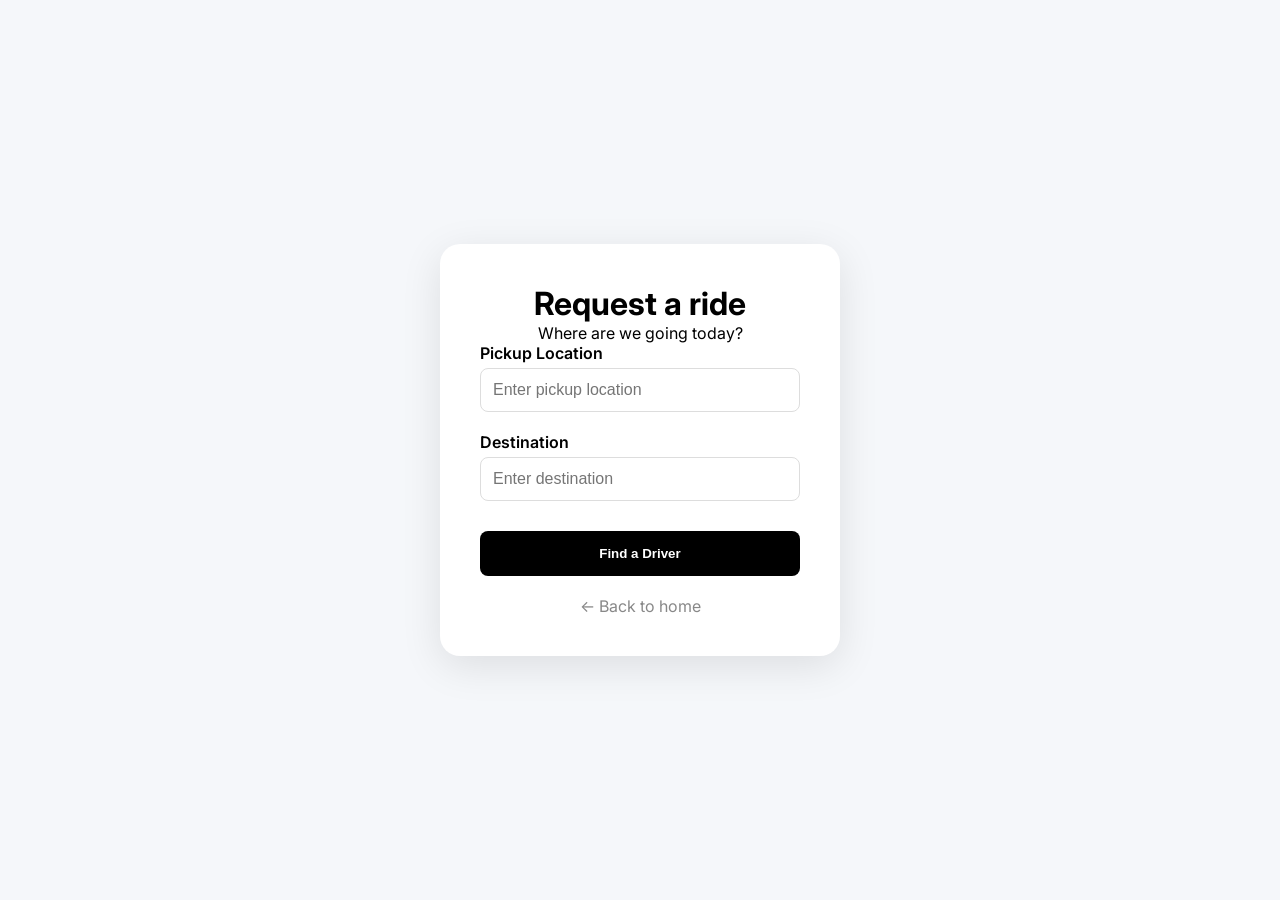
<file: booking.html>
<!DOCTYPE html>
<html lang="fr">
<head>
    <meta charset="UTF-8">
    <meta name="viewport" content="width=device-width, initial-scale=1.0">
    <title>Request a Ride</title>
    <link rel="stylesheet" href="booking.css">
</head>
<body>
    <div class="booking-container">
        <h1>Request a ride</h1>
        <p>Where are we going today?</p>
        <form>
            <div class="form-group">
                <label>Pickup Location</label>
                <input type="text" placeholder="Enter pickup location" required>
            </div>
            <div class="form-group">
                <label>Destination</label>
                <input type="text" placeholder="Enter destination" required>
            </div>
            <button type="submit" class="btn-submit">Find a Driver</button>
        </form>
        <a href="index.html" class="back-link">← Back to home</a>
    </div>
</body>
</html>
</file>
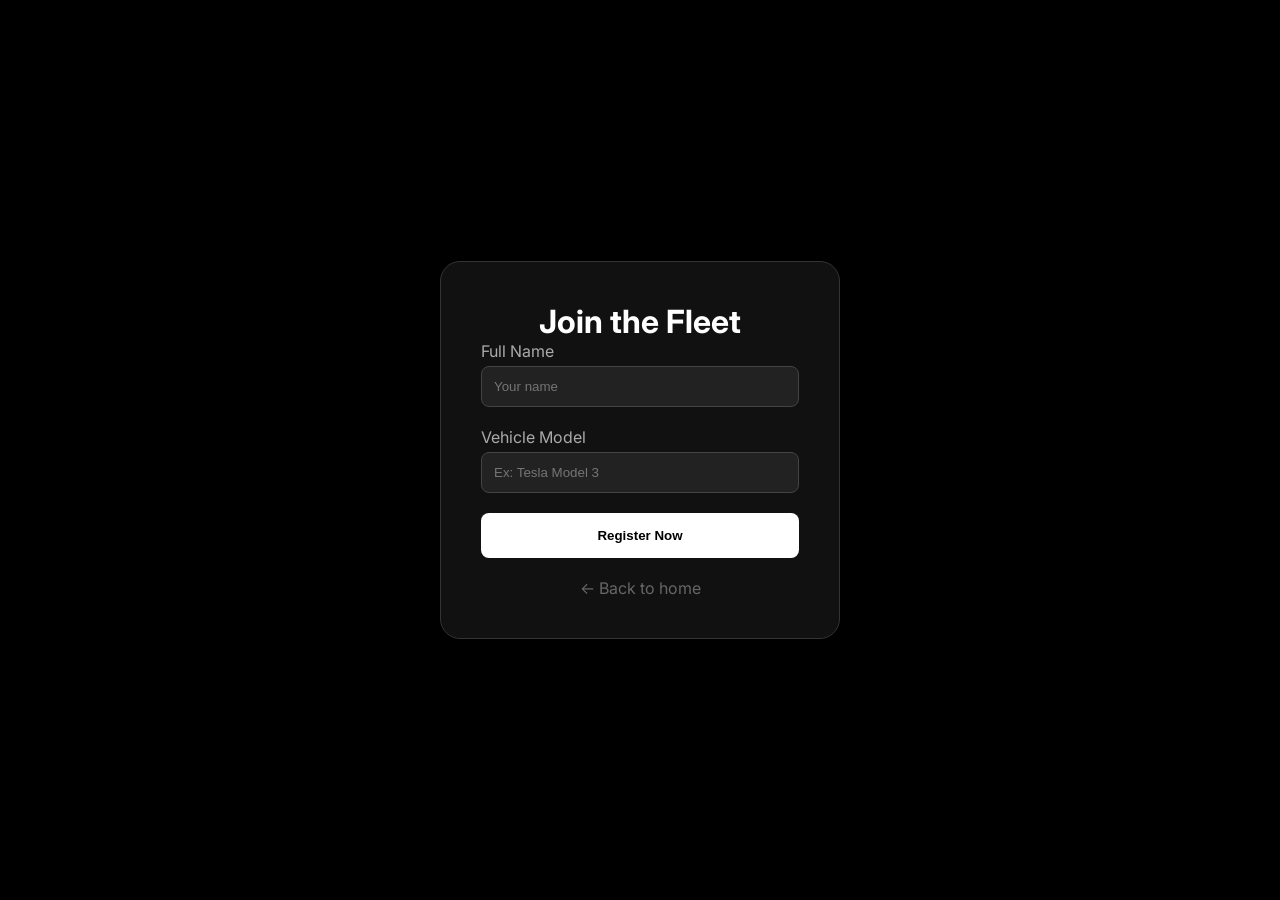
<file: driver-signup.html>
<!DOCTYPE html>
<html lang="fr">
<head>
    <meta charset="UTF-8">
    <title>Become a Driver</title>
    <link rel="stylesheet" href="driver-signup.css">
</head>
<body>
    <div class="signup-container">
        <h1>Join the Fleet</h1>
        <form>
            <div class="input-group">
                <label>Full Name</label>
                <input type="text" placeholder="Your name" required>
            </div>
            <div class="input-group">
                <label>Vehicle Model</label>
                <input type="text" placeholder="Ex: Tesla Model 3" required>
            </div>
            <button type="submit" class="btn-driver">Register Now</button>
        </form>
        <a href="index.html" class="back-home">← Back to home</a>
    </div>
</body>
</html>
</file>
<file: booking.css>
@import url('https://fonts.googleapis.com/css2?family=Inter:wght@400;600;800&display=swap');
* { box-sizing: border-box; margin: 0; padding: 0; }
body {
    font-family: 'Inter', sans-serif;
    background: #f5f7fa;
    display: flex;
    justify-content: center;
    align-items: center;
    min-height: 100vh;
}
.booking-container {
    background: white;
    padding: 40px;
    border-radius: 20px;
    box-shadow: 0 10px 40px rgba(0,0,0,0.1);
    width: 90%;
    max-width: 400px;
    text-align: center;
}
.form-group { margin-bottom: 20px; text-align: left; }
label { display: block; font-weight: 600; margin-bottom: 5px; }
input {
    width: 100%;
    padding: 12px;
    border: 1px solid #ddd;
    border-radius: 8px;
    font-size: 16px;
}
.btn-submit {
    background: #000;
    color: #fff;
    width: 100%;
    padding: 15px;
    border: none;
    border-radius: 8px;
    font-weight: 600;
    cursor: pointer;
    margin-top: 10px;
}
.back-link { display: block; margin-top: 20px; text-decoration: none; color: #888; }
</file>
<file: driver-signup.css>
@import url('https://fonts.googleapis.com/css2?family=Inter:wght@400;600;800&display=swap');
* { box-sizing: border-box; margin: 0; padding: 0; }
body {
    font-family: 'Inter', sans-serif;
    background: #000;
    color: #fff;
    display: flex;
    justify-content: center;
    align-items: center;
    min-height: 100vh;
}
.signup-container {
    background: #111;
    padding: 40px;
    border-radius: 20px;
    border: 1px solid #333;
    width: 90%;
    max-width: 400px;
    text-align: center;
}
.input-group { margin-bottom: 20px; text-align: left; }
label { display: block; margin-bottom: 5px; color: #aaa; }
input {
    width: 100%;
    padding: 12px;
    background: #222;
    border: 1px solid #444;
    border-radius: 8px;
    color: #fff;
}
.btn-driver {
    background: #fff;
    color: #000;
    width: 100%;
    padding: 15px;
    border: none;
    border-radius: 8px;
    font-weight: 600;
    cursor: pointer;
}
.back-home { display: block; margin-top: 20px; text-decoration: none; color: #666; }
</file>
